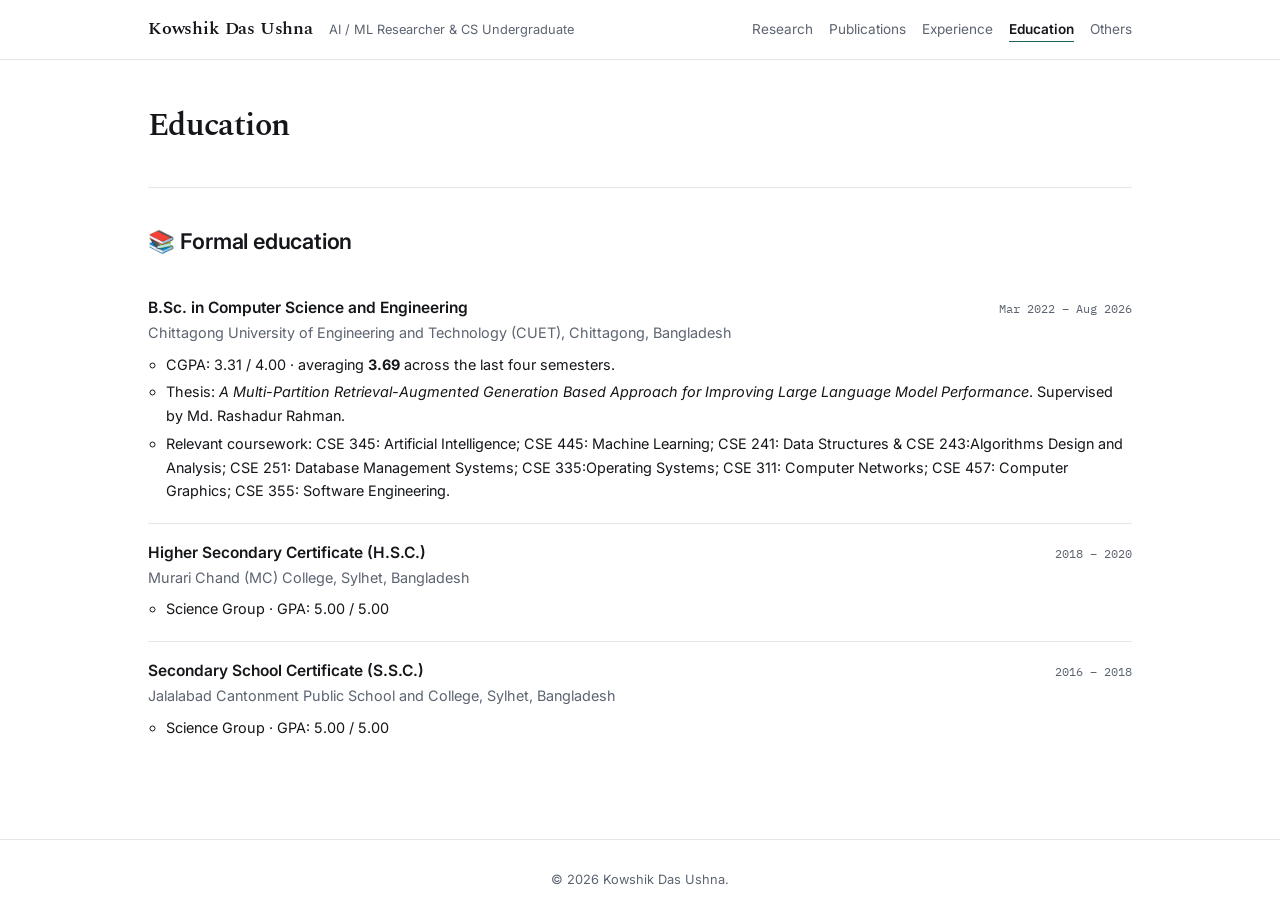
<file: education.html>
<!DOCTYPE html>
<html lang="en">
<head>
<meta charset="utf-8">
<meta name="viewport" content="width=device-width, initial-scale=1">
<title>Education | Kowshik Das Ushna</title>
<meta name="description" content="Degrees, coursework, and training of Kowshik Das Ushna.">
<link rel="icon" href="assets/img/favicon.svg">
<link rel="preconnect" href="https://fonts.googleapis.com">
<link rel="preconnect" href="https://fonts.gstatic.com" crossorigin>
<link href="https://fonts.googleapis.com/css2?family=Inter:wght@400;600&family=IBM+Plex+Mono:wght@400;500&family=Spectral:wght@500;600&display=swap" rel="stylesheet">
<link rel="stylesheet" href="assets/css/style.css">
</head>

<body>

<header class="site-header">
  <div class="site-header__inner">
    <a class="site-title" href="index.html">Kowshik Das Ushna</a>
    <span class="site-tagline">AI / ML Researcher &amp; CS Undergraduate</span>
    <nav class="site-nav" aria-label="Primary">
      <a href="index.html">Research</a>
      <a href="publications.html">Publications</a>
      <a href="experience.html">Experience</a>
      <a href="education.html" aria-current="page">Education</a>
      <a href="others.html">Others</a>
    </nav>
  </div>
</header>

<main>

  <div class="page-head">
    <h1>Education</h1>
    
  </div>

  <!-- ================= DEGREES ================= -->
  <section class="section" id="degrees">
    <h2>📚 Formal education</h2>

    <ul class="timeline">
      <li>
        <div class="entry__head">
          <span class="entry__role">B.Sc. in Computer Science and Engineering</span>
          <span class="entry__dates">Mar 2022 &ndash; Aug 2026</span>
        </div>
        <div class="entry__place">Chittagong University of Engineering and Technology (CUET), Chittagong, Bangladesh</div>
        <ul class="entry__body">
          <li>CGPA: 3.31 / 4.00 &middot; averaging <b>3.69</b> across the last four semesters.</li>
          <li>Thesis: <i>A Multi-Partition Retrieval-Augmented Generation Based Approach for Improving Large Language Model Performance</i>. Supervised by Md. Rashadur Rahman.</li>
          <li>Relevant coursework: CSE 345: Artificial Intelligence; CSE 445: Machine Learning; CSE 241: Data Structures &amp; CSE 243:Algorithms Design and Analysis; CSE 251: Database Management Systems; CSE 335:Operating Systems; CSE 311: Computer Networks; CSE 457: Computer Graphics; CSE 355: Software Engineering.</li>
        </ul>
      </li>

      <li>
        <div class="entry__head">
          <span class="entry__role">Higher Secondary Certificate (H.S.C.)</span>
          <span class="entry__dates">2018 &ndash; 2020</span>
        </div>
        <div class="entry__place">Murari Chand (MC) College, Sylhet, Bangladesh</div>
        <ul class="entry__body">
          <li>Science Group &middot; GPA: 5.00 / 5.00</li>
        </ul>
      </li>

      <li>
        <div class="entry__head">
          <span class="entry__role">Secondary School Certificate (S.S.C.)</span>
          <span class="entry__dates">2016 &ndash; 2018</span>
        </div>
        <div class="entry__place">Jalalabad Cantonment Public School and College, Sylhet, Bangladesh</div>
        <ul class="entry__body">
          <li>Science Group &middot; GPA: 5.00 / 5.00</li>
        </ul>
      </li>

    </ul>
  </section>

  <!-- ================= COURSEWORK =================
  <section class="section" id="coursework">
    <h2 class="section-title header-ai">Relevant coursework</h2>

    <dl class="skills">
      <dt>Artificial intelligence &amp; machine learning</dt>
      <dd>Artificial Intelligence, Machine Learning, Pattern Recognition, Deep Learning fundamentals</dd>

      <dt>Systems &amp; theory</dt>
      <dd>Data Structures &amp; Algorithms, Operating Systems, Computer Networks, Database Systems</dd>

      <dt>Software &amp; graphics</dt>
      <dd>Software Engineering, Computer Graphics, Object-Oriented Programming</dd>
    </dl>
    <p class="muted tight"><em>EDIT: adjust the course groupings to match your official transcript.</em></p>
  </section> -->

</main>

<footer class="site-footer">
  <p>&copy; 2026 Kowshik Das Ushna.</p>
</footer>

</body>
</html>
</file>
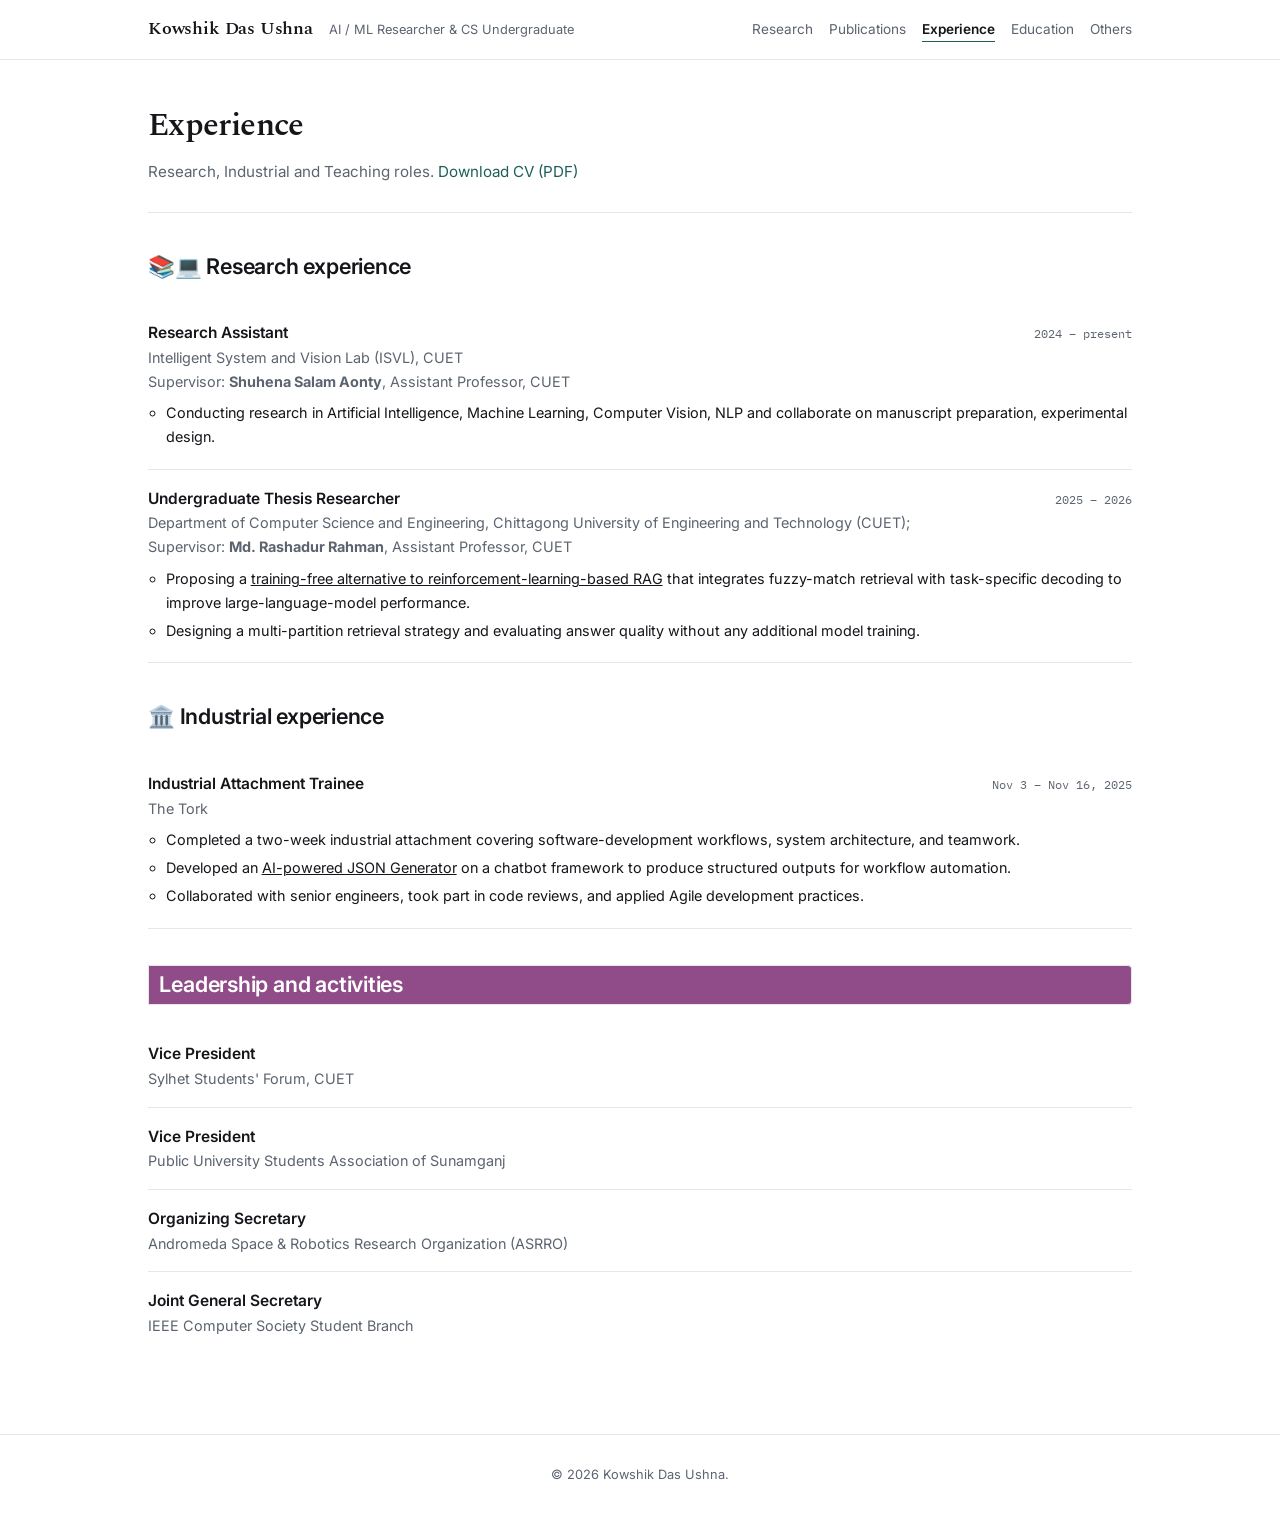
<file: experience.html>
<!DOCTYPE html>
<html lang="en">
<head>
<meta charset="utf-8">
<meta name="viewport" content="width=device-width, initial-scale=1">
<title>Experience | Kowshik Das Ushna</title>
<meta name="description" content="Research, industrial, and leadership experience of Kowshik Das Ushna.">
<link rel="icon" href="assets/img/favicon.svg">
<link rel="preconnect" href="https://fonts.googleapis.com">
<link rel="preconnect" href="https://fonts.gstatic.com" crossorigin>
<link href="https://fonts.googleapis.com/css2?family=Inter:wght@400;600&family=IBM+Plex+Mono:wght@400;500&family=Spectral:wght@500;600&display=swap" rel="stylesheet">
<link rel="stylesheet" href="assets/css/style.css">
</head>

<body>

<header class="site-header">
  <div class="site-header__inner">
    <a class="site-title" href="index.html">Kowshik Das Ushna</a>
    <span class="site-tagline">AI / ML Researcher &amp; CS Undergraduate</span>
    <nav class="site-nav" aria-label="Primary">
      <a href="index.html">Research</a>
      <a href="publications.html">Publications</a>
      <a href="experience.html" aria-current="page">Experience</a>
      <a href="education.html">Education</a>
      <a href="others.html">Others</a>
    </nav>
  </div>
</header>

<main>

  <div class="page-head">
    <h1>Experience</h1>
    <p>Research, Industrial and Teaching roles. <a href="resources/pdf/cv.pdf">Download CV (PDF)</a></p>
  </div>

  <!-- ================= RESEARCH ================= -->
  <section class="section" id="research">
    <h2>📚💻 Research experience</h2>

    <ul class="timeline">

      <li>
        <div class="entry__head">
          <span class="entry__role">Research Assistant</span>
          <span class="entry__dates">2024 &ndash; present</span>
        </div>
        <div class="entry__place">Intelligent System and Vision Lab (ISVL), CUET <br>
          Supervisor: <b>Shuhena Salam Aonty</b>, Assistant Professor, CUET</div> 
        <ul class="entry__body">
          <li>Conducting research in Artificial Intelligence, Machine Learning, Computer Vision, NLP and collaborate on manuscript preparation, experimental design.</li>
        </ul>
      </li>
      
      <li>
        <div class="entry__head">
          <span class="entry__role">Undergraduate Thesis Researcher</span>
          <span class="entry__dates">2025 &ndash; 2026</span>
        </div>
        <div class="entry__place">
          Department of Computer Science and Engineering,
          Chittagong University of Engineering and Technology (CUET); <br>
          Supervisor: <b>Md. Rashadur Rahman</b>, Assistant Professor, CUET
        </div>
        <ul class="entry__body">
          <li>Proposing a <u>training-free alternative to reinforcement-learning-based RAG</u> that integrates fuzzy-match retrieval with task-specific decoding to improve large-language-model performance.</li>
          <li>Designing a multi-partition retrieval strategy and evaluating answer quality without any additional model training.</li>
        </ul>
      </li>
      
    </ul>
  </section>

  <!-- ================= INDUSTRIAL ================= -->
  <section class="section" id="industrial">
    <h2>🏛️ Industrial experience</h2>

    <ul class="timeline">
      <li>
        <div class="entry__head">
          <span class="entry__role">Industrial Attachment Trainee</span>
          <span class="entry__dates">Nov 3 &ndash; Nov 16, 2025</span>
        </div>
        <div class="entry__place">The Tork</div>
        <ul class="entry__body">
          <li>Completed a two-week industrial attachment covering software-development workflows, system architecture, and teamwork.</li>
          <li>Developed an <u>AI-powered JSON Generator</u> on a chatbot framework to produce structured outputs for workflow automation.</li>
          <li>Collaborated with senior engineers, took part in code reviews, and applied Agile development practices.</li>
        </ul>
      </li>
    </ul>
  </section>

  <!-- ================= LEADERSHIP ================= -->
  <section class="section" id="leadership">
    <h2 class="section-title header-lead">Leadership and activities</h2>

    <ul class="timeline">
      <li>
        <div class="entry__head">
          <span class="entry__role">Vice President</span>
        </div>
        <div class="entry__place">Sylhet Students' Forum, CUET</div>
      </li>
      <li>
        <div class="entry__head">
          <span class="entry__role">Vice President</span>
        </div>
        <div class="entry__place">Public University Students Association of Sunamganj</div>
      </li>
      <li>
        <div class="entry__head">
          <span class="entry__role">Organizing Secretary</span>
        </div>
        <div class="entry__place">Andromeda Space &amp; Robotics Research Organization (ASRRO)</div>
      </li>
      <li>
        <div class="entry__head">
          <span class="entry__role">Joint General Secretary</span>
        </div>
        <div class="entry__place">IEEE Computer Society Student Branch</div>
      </li>
    </ul>
  </section>

</main>

<footer class="site-footer">
  <p>&copy; 2026 Kowshik Das Ushna.</p>
</footer>

</body>
</html>
</file>
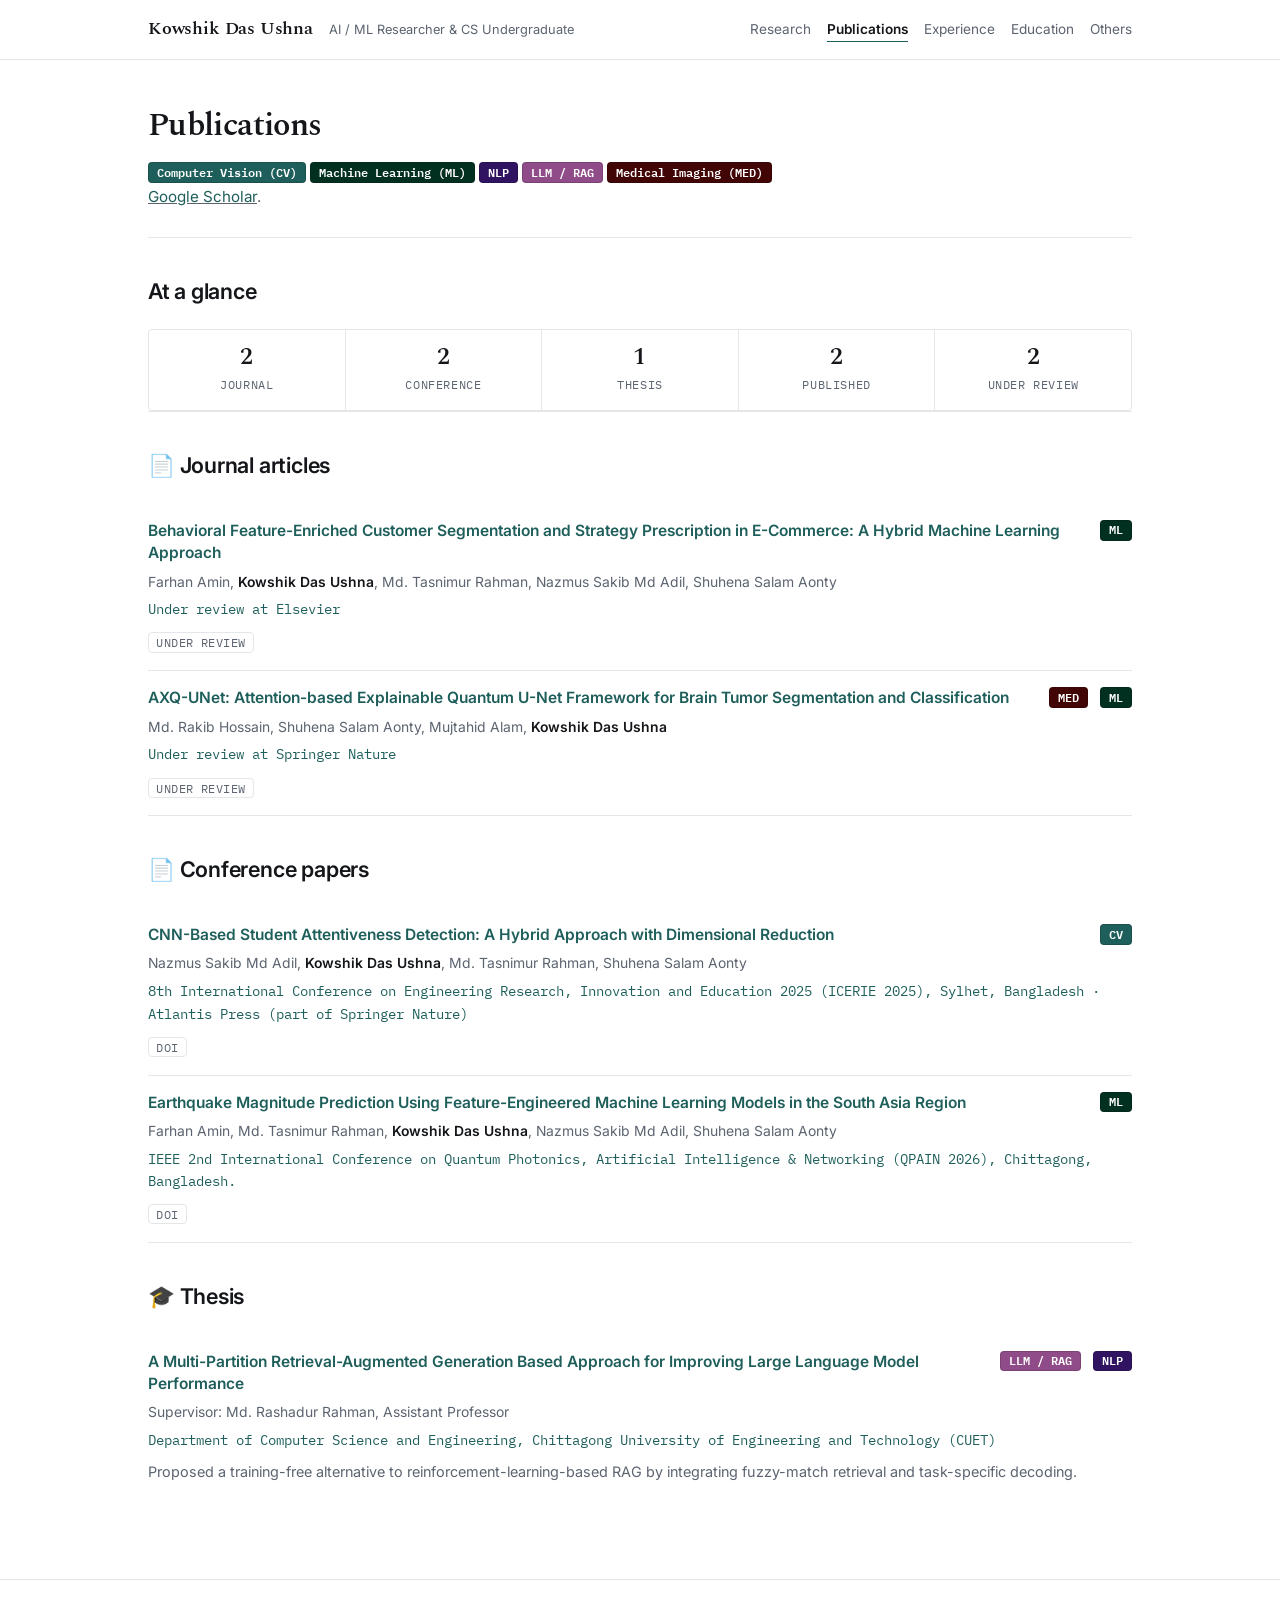
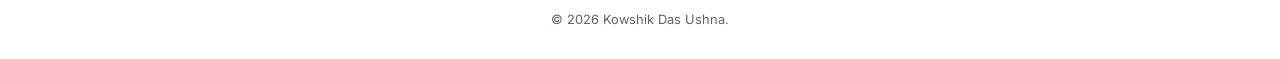
<file: publications.html>
<!DOCTYPE html>
<html lang="en">
<head>
<meta charset="utf-8">
<meta name="viewport" content="width=device-width, initial-scale=1">
<title>Publications | Kowshik Das Ushna</title>
<meta name="description" content="Publications and preprints by Kowshik Das Ushna.">
<link rel="icon" href="assets/img/favicon.svg">
<link rel="preconnect" href="https://fonts.googleapis.com">
<link rel="preconnect" href="https://fonts.gstatic.com" crossorigin>
<link href="https://fonts.googleapis.com/css2?family=Inter:wght@400;600&family=IBM+Plex+Mono:wght@400;500&family=Spectral:wght@500;600&display=swap" rel="stylesheet">
<link rel="stylesheet" href="assets/css/style.css">
</head>

<body>

<header class="site-header">
  <div class="site-header__inner">
    <a class="site-title" href="index.html">Kowshik Das Ushna</a>
    <span class="site-tagline">AI / ML Researcher &amp; CS Undergraduate</span>
    <nav class="site-nav" aria-label="Primary">
      <a href="index.html">Research</a>
      <a href="publications.html" aria-current="page">Publications</a>
      <a href="experience.html">Experience</a>
      <a href="education.html">Education</a>
      <a href="others.html">Others</a>
    </nav>
  </div>
</header>

<main>

  <div class="page-head">
    <h1>Publications</h1>
    <p>
      <span class="pub__tag_CV">Computer Vision (CV)</span>
      <span class="pub__tag_ML2">Machine Learning (ML)</span>
      <span class="pub__tag_NLP">NLP</span>
      <span class="pub__tag_LLM">LLM / RAG</span>
      <span class="pub__tag_MED">Medical Imaging (MED)</span> <br>
      <u><a href="https://scholar.google.com/citations?user=aRn3TMAAAAAJ&hl=en">Google Scholar</a></u>. 
    </p>
  </div>

  <!-- At a glance -->
  <section class="section" id="summary">
    <h2>At a glance</h2>
    <ul class="stats">
      <li><b>2</b><span>Journal</span></li>
      <li><b>2</b><span>Conference</span></li>
      <li><b>1</b><span>Thesis</span></li>
      <li><b>2</b><span>Published</span></li>
      <li><b>2</b><span>Under review</span></li>
    </ul>
  </section>

  <!-- ================= JOURNAL ARTICLES ================= -->
  <section class="section" id="journal">
    <h2>📄 Journal articles</h2>

    <ul class="pub-list">
      

      <li class="pub">
        <div class="pub__header">
          <a class="pub__title" href="#">Behavioral Feature-Enriched Customer Segmentation and Strategy Prescription in E-Commerce: A Hybrid Machine Learning Approach</a>
          <span class="pub__tag_ML2">ML</span>
        </div>
        <p class="pub__authors">Farhan Amin, <strong>Kowshik Das Ushna</strong>, Md. Tasnimur Rahman, Nazmus Sakib Md Adil, Shuhena Salam Aonty</p>
        <p class="pub__venue">Under review at Elsevier</p>
        <ul class="pub__links">
          <li><a href="#">Under review</a></li>
        </ul>
      </li>

      <li class="pub">
        <div class="pub__header">
          <a class="pub__title" href="#">AXQ-UNet: Attention-based Explainable Quantum U-Net Framework for Brain Tumor Segmentation and Classification</a>
          <span class="pub__tag_MED">MED</span><span class="pub__tag_ML2">ML</span>
        </div>
        <p class="pub__authors">Md. Rakib Hossain, Shuhena Salam Aonty, Mujtahid Alam, <strong>Kowshik Das Ushna</strong></p>
        <p class="pub__venue">Under review at Springer Nature</p>
        <ul class="pub__links">
          <li><a href="#">Under review</a></li>
        </ul>
      </li>

    </ul>
  </section>

  <!-- ================= CONFERENCE PAPERS ================= -->
  <section class="section" id="conference">
    <h2>📄 Conference papers</h2>

    <ul class="pub-list">
      <li class="pub">
        <div class="pub__header">
          <a class="pub__title" href="https://doi.org/10.2991/978-94-6463-884-4_81">CNN-Based Student Attentiveness Detection: A Hybrid Approach with Dimensional Reduction</a>
          <span class="pub__tag_CV">CV</span>
        </div>
        <p class="pub__authors">Nazmus Sakib Md Adil, <strong>Kowshik Das Ushna</strong>, Md. Tasnimur Rahman, Shuhena Salam Aonty</p>
        <p class="pub__venue">8th International Conference on Engineering Research, Innovation and Education 2025 (ICERIE 2025), Sylhet, Bangladesh · Atlantis Press (part of Springer Nature)</p>
        <ul class="pub__links">
          <li><a href="https://doi.org/10.2991/978-94-6463-884-4_81">DOI</a></li>
        </ul>
      </li>

      <li class="pub">
        <div class="pub__header">
          <a class="pub__title" href="https://doi.org/10.1109/QPAIN69676.2026.11545587">Earthquake Magnitude Prediction Using Feature-Engineered Machine Learning Models in the South Asia Region</a>
          <span class="pub__tag_ML2">ML</span>
        </div>
        <p class="pub__authors">Farhan Amin, Md. Tasnimur Rahman, <strong>Kowshik Das Ushna</strong>, Nazmus Sakib Md Adil, Shuhena Salam Aonty</p>
        <p class="pub__venue">IEEE 2nd International Conference on Quantum Photonics, Artificial Intelligence & Networking (QPAIN 2026), Chittagong, Bangladesh.</p>
        <ul class="pub__links">
          <li><a href="https://doi.org/10.1109/QPAIN69676.2026.11545587">DOI</a></li>
        </ul>
      </li>
    </ul>
  </section>

  <!-- ================= THESIS ================= -->
  <section class="section" id="thesis">
    <h2>🎓 Thesis</h2>

    <ul class="pub-list">
      <li class="pub">
        <div class="pub__header">
          <a class="pub__title" href="#">A Multi-Partition Retrieval-Augmented Generation Based Approach for Improving Large Language Model Performance</a>
          <span class="pub__tag_LLM">LLM / RAG</span><span class="pub__tag_NLP">NLP</span>
        </div>
        <p class="pub__authors">Supervisor: Md. Rashadur Rahman, Assistant Professor</p>
        <p class="pub__venue">Department of Computer Science and Engineering, Chittagong University of Engineering and Technology (CUET)</p>
        <p style="margin:0.5rem 0 0; font-size:0.9rem; color:var(--ink-muted);">
          Proposed a training-free alternative to reinforcement-learning-based RAG by integrating fuzzy-match retrieval and task-specific decoding.
        </p>
      </li>
    </ul>
  </section>

</main>

<footer class="site-footer">
  <p>&copy; 2026 Kowshik Das Ushna.</p>
</footer>

</body>
</html>
</file>
<file: assets/css/style.css>
/* ==========================================================================
   Academic portfolio — shared stylesheet
   Single stylesheet for every page. No build step, no framework.
   Edit the tokens in :root to restyle the whole site at once.
   ========================================================================== */

/* --------------------------------------------------------------------------
   1. Design tokens
   -------------------------------------------------------------------------- */
:root {
  /* Palette */
  --paper:        #ffffff;   /* page background */
  --paper-sunk:   #f5f6f7;   /* cards, code, table stripes */
  --ink:          #14161a;   /* body text */
  --ink-muted:    #5c6470;   /* dates, captions, secondary text */
  --rule:         #e4e6e8;   /* hairlines and borders */
  --accent:       #1f5f5b;   /* links, headings accent — deep teal */
  --accent-soft:  #e8f1f0;   /* accent background wash */
  --Dark-red:     #420505;
  --Col-violet:   #301461;
  --Cream-Violet: #904C88;
  --Skill-Violet: #B8B8FF;
  --Res-Interest: #023020;

  /* Type */
  --font-display: "Spectral", Georgia, "Times New Roman", serif;
  --font-body:    "Inter", -apple-system, BlinkMacSystemFont, "Segoe UI", sans-serif;
  --font-mono:    "IBM Plex Mono", ui-monospace, "SF Mono", Menlo, monospace;

  /* Scale */
  --measure: 64rem;   /* max text column width */
  --gutter: clamp(1rem, 4vw, 3rem);   /* 16px on phones, up to 48px */
  --gap:      1.5rem;
  --radius:   4px;
}

/* --------------------------------------------------------------------------
   2. Base
   -------------------------------------------------------------------------- */
*, *::before, *::after { box-sizing: border-box; }

html { scroll-behavior: smooth; scroll-padding-top: 5.5rem; }

@media (prefers-reduced-motion: reduce) {
  html { scroll-behavior: auto; }
  *    { animation: none !important; transition: none !important; }
}

body {
  margin: 0;
  background: var(--paper);
  color: var(--ink);
  font-family: var(--font-body);
  font-size: 16px;
  line-height: 1.65;
  -webkit-font-smoothing: antialiased;
}

a {
  color: var(--accent);
  text-decoration: none;
  border-bottom: 1px solid transparent;
}
a:hover { border-bottom-color: var(--accent); }
a:focus-visible {
  outline: 2px solid var(--accent);
  outline-offset: 2px;
  border-radius: 2px;
}

img { max-width: 100%; height: auto; }

/* --------------------------------------------------------------------------
   3. Header and navigation
   -------------------------------------------------------------------------- */
.site-header {
  position: sticky;
  top: 0;
  z-index: 50;
  background: color-mix(in srgb, var(--paper) 92%, transparent);
  backdrop-filter: blur(8px);
  border-bottom: 1px solid var(--rule);
}

.site-header__inner {
  max-width: var(--measure);
  margin: 0 auto;
  padding: 0.9rem 1.25rem;
  display: flex;
  flex-wrap: wrap;
  align-items: baseline;
  gap: 0.4rem 1rem;
}

.site-title {
  font-family: var(--font-display);
  font-size: 1.15rem;
  font-weight: 600;
  letter-spacing: -0.01em;
  color: var(--ink);
  border: 0;
}
.site-title:hover { color: var(--accent); }

.site-tagline {
  font-size: 0.8rem;
  color: var(--ink-muted);
}

.site-nav {
  margin-left: auto;
  display: flex;
  flex-wrap: wrap;
  gap: 1rem;
  font-size: 0.85rem;
}

.site-nav a { color: var(--ink-muted); }
.site-nav a:hover { color: var(--accent); }
.site-nav a[aria-current="page"] {
  color: var(--ink);
  font-weight: 600;
  border-bottom: 1px solid var(--accent);
}

/* --------------------------------------------------------------------------
   4. Layout
   -------------------------------------------------------------------------- */
main {
  max-width: var(--measure);
  margin: 0 auto;
  padding: 2.5rem 1.25rem 4rem;
}

/* Every top-level section is separated by a hairline, not extra whitespace. */
.section { padding-block: 2.25rem 0; }
.section + .section { border-top: 1px solid var(--rule); }

.section > h2 {
  font-size: 1.35rem;
  font-weight: 600;
  letter-spacing: -0.01em;
  margin: 0 0 1.25rem;
}

.section h3 {
  font-family: var(--font-body);
  font-size: 0.95rem;
  font-weight: 600;
  margin: 1.75rem 0 0.75rem;
}

/* Page title block, used at the top of the interior pages. */
.page-head { padding-bottom: 1.75rem; border-bottom: 1px solid var(--rule); }

.page-head h1 {
  font-family: var(--font-display);
  font-size: 2rem;
  font-weight: 600;
  letter-spacing: -0.02em;
  margin: 0 0 0.35rem;
}

.page-head p {
  margin: 0;
  color: var(--ink-muted);
  font-size: 0.95rem;
}

/* --------------------------------------------------------------------------
   5. Hero (index page only)
   -------------------------------------------------------------------------- */
.hero {
  display: grid;
  grid-template-columns: 150px 1fr;
  gap: 1.75rem;
  align-items: start;
  padding-bottom: 2rem;
}

.hero__portrait {
  width: 100%;
  aspect-ratio: 1 / 1;
  object-fit: cover;
  border-radius: var(--radius);
  border: 1px solid var(--rule);
}

.hero h1 {
  font-family: var(--font-display);
  font-size: 1.9rem;
  font-weight: 600;
  letter-spacing: -0.02em;
  margin: 0 0 0.25rem;
}

.hero__role {
  margin: 0 0 1rem;
  color: var(--ink-muted);
  font-size: 0.95rem;
}

@media (max-width: 40rem) {
  .hero { grid-template-columns: 1fr; }
  .hero__portrait { max-width: 130px; }
}

/* --------------------------------------------------------------------------
   6. Profile badge row
   -------------------------------------------------------------------------- */
.badges {
  display: flex;
  flex-wrap: wrap;
  gap: 0.4rem;
  margin-top: 1rem;
  padding: 0;
  list-style: none;
}

.badges a {
  display: inline-block;
  padding: 0.2rem 0.6rem;
  font-size: 0.78rem;
  font-family: var(--font-mono);
  color: var(--accent);
  background: var(--accent-soft);
  border: 1px solid transparent;
  border-radius: 999px;
}
.badges a:hover { border-color: var(--accent); }

.badge-row {
  display: flex;
  flex-wrap: wrap;
  gap: 6px;
  margin-top: 10px;
}
.badge-row img { display: block; }
.badge-orcid img { border: 1px solid #1F1F15; border-radius: 2px; }

/* --------------------------------------------------------------------------
   7. News list — bulleted & scrollable box
   -------------------------------------------------------------------------- */
.news-scroll-box {
  max-height: 140px;          /* Capped height guarantees scrolling triggers on PC & Mobile */
  overflow-y: scroll;         /* Forces vertical scrollbar visible on desktop browsers */
  padding-right: 0.75rem;
  margin-top: 0.5rem;
}

.news-bullet-list {
  list-style-type: disc;
  padding-left: 1.25rem;
  margin: 0;
  color: var(--ink);
  font-family: var(--font-body);
}

.news-bullet-list li {
  font-size: 0.92rem;
  line-height: 1.55;
  margin-bottom: 0.65rem;
}

.news-bullet-list li:last-child {
  margin-bottom: 0;
}

/* Custom subtle scrollbar styling for Chrome/Edge/Safari */
.news-scroll-box::-webkit-scrollbar {
  width: 6px;
}
.news-scroll-box::-webkit-scrollbar-track {
  background: var(--paper-sunk);
  border-radius: var(--radius);
}
.news-scroll-box::-webkit-scrollbar-thumb {
  background: #c1c5cc;
  border-radius: var(--radius);
}
.news-scroll-box::-webkit-scrollbar-thumb:hover {
  background: var(--ink-muted);
}

/* --------------------------------------------------------------------------
   8. Publication entries
   -------------------------------------------------------------------------- */
.pub-list { list-style: none; margin: 0; padding: 0; }

.pub {
  padding: 1rem 0;
  border-top: 1px solid var(--rule);
}
.pub:first-child { border-top: 0; }

.pub__title {
  display: block;
  font-weight: 600;
  font-size: 0.97rem;
  line-height: 1.45;
  margin-bottom: 0.3rem;
}

.pub__authors {
  margin: 0 0 0.3rem;
  font-size: 0.87rem;
  color: var(--ink-muted);
}

/* Wrap your own name in <strong> inside .pub__authors to make it stand out. */
.pub__authors strong { color: var(--ink); font-weight: 600; }

.pub__venue {
  margin: 0;
  font-size: 0.85rem;
  font-family: var(--font-mono);
  color: var(--accent);
}

.pub__links {
  margin: 0.45rem 0 0;
  padding: 0;
  list-style: none;
  display: flex;
  flex-wrap: wrap;
  gap: 0.4rem;
}

.pub__links a {
  font-family: var(--font-mono);
  font-size: 0.72rem;
  text-transform: uppercase;
  letter-spacing: 0.04em;
  padding: 0.1rem 0.45rem;
  border: 1px solid var(--rule);
  border-radius: var(--radius);
  color: var(--ink-muted);
}
.pub__links a:hover { border-color: var(--accent); color: var(--accent); }

/* PUBLICATION UPDATED TO ADD PUBLICATION FIELD */
/* Inline title header flex container */
.pub__header {
  display: flex;
  align-items: flex-start;
  justify-content: space-between;
  gap: 0.75rem;
  margin-bottom: 0.3rem;
}

/* Ensure the title text takes available space */
.pub__title {
  margin-bottom: 0;
  flex: 1;
}

/* Field tag box on the right */
.pub__tag_TSF {
  display: inline-block;
  white-space: nowrap;
  font-family: var(--font-mono);
  font-size: 0.72rem;
  font-weight: 600;
  padding: 0.15rem 0.5rem;
  border-radius: var(--radius);
  background-color: var(--Cream-Violet);
  color: #ffffff;
  border: 1px solid var(--Dark-red);
  line-height: 1.2;
}
.pub__tag_ML {
  display: inline-block;
  white-space: nowrap;
  font-family: var(--font-mono);
  font-size: 0.72rem;
  font-weight: 600;
  padding: 0.15rem 0.5rem;
  border-radius: var(--radius);
  background-color: var(--Res-Interest);
  color: #ffffff;
  border: 1px solid var(--Dark-red);
  line-height: 1.2;
}
.pub__tag_PSC {
  display: inline-block;
  white-space: nowrap;
  font-family: var(--font-mono);
  font-size: 0.72rem;
  font-weight: 600;
  padding: 0.15rem 0.5rem;
  border-radius: var(--radius);
  background-color: var(--Dark-red);
  color: #ffffff;
  border: 1px solid var(--Dark-red);
  line-height: 1.2;
}



/* --------------------------------------------------------------------------
   9. Timeline entries — experience and education
   -------------------------------------------------------------------------- */
.timeline { list-style: none; margin: 0; padding: 0; }

.timeline > li {
  padding: 1rem 0;
  border-top: 1px solid var(--rule);
}
.timeline > li:first-child { border-top: 0; }

.entry__head {
  display: flex;
  flex-wrap: wrap;
  align-items: baseline;
  justify-content: space-between;
  gap: 0.25rem 1rem;
}

.entry__role  { font-weight: 600; font-size: 0.97rem; }
.entry__place { color: var(--ink-muted); font-size: 0.9rem; }

.entry__dates {
  font-family: var(--font-mono);
  font-size: 0.78rem;
  color: var(--ink-muted);
  white-space: nowrap;
}

.entry__body { margin: 0.5rem 0 0; padding-left: 1.1rem; font-size: 0.9rem; }
.entry__body li { margin-bottom: 0.25rem; }

/* --------------------------------------------------------------------------
   10. Skills — definition list
   -------------------------------------------------------------------------- */
.skills { margin: 0; }

.skills dt {
  font-weight: 600;
  font-size: 0.9rem;
  margin-top: 0.9rem;
}

.skills dd {
  margin: 0.15rem 0 0;
  font-size: 0.9rem;
  color: var(--ink-muted);
}

/* --------------------------------------------------------------------------
   11. Stat strip
   -------------------------------------------------------------------------- */
.stats {
  display: grid;
  grid-template-columns: repeat(auto-fit, minmax(7rem, 1fr));
  gap: 1px;
  background: var(--rule);
  border: 1px solid var(--rule);
  border-radius: var(--radius);
  overflow: hidden;
  margin: 1.25rem 0 0;
  padding: 0;
  list-style: none;
}

.stats > li {
  background: var(--paper);
  padding: 0.85rem 0.75rem;
  text-align: center;
}

.stats b {
  display: block;
  font-family: var(--font-display);
  font-size: 1.5rem;
  font-weight: 600;
  line-height: 1.1;
}

.stats span {
  font-size: 0.73rem;
  font-family: var(--font-mono);
  text-transform: uppercase;
  letter-spacing: 0.05em;
  color: var(--ink-muted);
}

/* --------------------------------------------------------------------------
   12. Utilities
   -------------------------------------------------------------------------- */
.more-link {
  display: inline-block;
  margin-top: 1rem;
  font-size: 0.88rem;
  font-weight: 600;
}

.note {
  background: var(--paper-sunk);
  border-left: 2px solid var(--accent);
  padding: 0.75rem 1rem;
  font-size: 0.88rem;
  border-radius: 0 var(--radius) var(--radius) 0;
}

.plain-list { list-style: none; margin: 0; padding: 0; }
.tight      { margin-block: 0.4rem; }
.muted      { color: var(--ink-muted); }

/* Visually hidden but available to screen readers. */
.sr-only {
  position: absolute;
  width: 1px; height: 1px;
  padding: 0; margin: -1px;
  overflow: hidden;
  clip: rect(0 0 0 0);
  white-space: nowrap;
}

/* SECTION HEADER STYLE */
/* --------------------------------------------------------------------------
   Custom Individual Section Header Styles
   -------------------------------------------------------------------------- */
.section-title {
  border-left: 2px solid var(--accent);
  /* padding: 0.75rem 1rem; */
  padding: 0.10rem 0.65rem;
  font-size: 0.88rem;
  border-radius: 0 var(--radius) var(--radius) 0;
}

/* 1. News Header — Dark Red Background */
.header-news {
  background-color: var(--Dark-red);
  color: #ffffff;
  border: 1px solid var(--rule);
}

/* 2. Selected Publications — Dark Blue Background */
.header-pub {
  margin-top: 0rem;
  padding-top: 0;
  background-color: var(--Col-violet);
  color: #ffffff;
  border: 1px solid var(--rule);
}
/* Specific top margin override for Selected Publications only */
#selected-publications {
  margin-top: 0.1rem; /* Adjust this value (e.g., 0rem, 0.25rem, 0.5rem) to set the exact gap */
}

/* 3. Research Experience — Slate / Accent Teal Background */
.header-exp {
  background-color: var(--Cream-Violet); /* Deep Teal ---> --accent*/
  color: #ffffff;
  border: 1px solid var(--rule);
}

/* 4. Technical Skills — Sunk Paper Background with Dark Text */
.header-skills {
  background-color: var(--Skill-Violet);
  color: #ffffff; /*var(--ink) */
  border: 1px solid var(--rule);
}
/* 5. Research interest — Sunk Paper Background with Dark Text */
.header-interest {
  background-color: var(--Res-Interest);
  color: #ffffff; /*var(--ink) */
  border: 1px solid var(--rule);
}

/* --------------------------------------------------------------------------
   Research Interests — Boxed Tag Labels
   -------------------------------------------------------------------------- */
.skills-boxed {
  margin: 0;
  display: flex;
  flex-direction: column;
  gap: 1.1rem;
  padding: 0.1rem 0.6rem;
}

/* The colored text box around each field name */
.interest-tag {
  display: inline-block;
  background-color: var(--paper);  /* Soft tint matching your palette */
  color: #01231c;                 /* Deep teal text color */
  border: 1px solid var(--accent);
  font-weight: 600;
  font-size: 0.88rem;
  border-radius: var(--radius);
  margin-bottom: 0.35rem;
}

.skills-boxed dd {
  margin: 0;
  font-size: 0.9rem;
  color: var(--ink-muted);
  line-height: 1.55;
  padding-left: 0.2rem;
}

/* --------------------------------------------------------------------------
   Publication Stats Box
   -------------------------------------------------------------------------- */
.pub-stats-container {
  clear: both;                        /* Prevents floating elements from overlapping */
  margin-top: 1.5rem;                /* Creates clear space above the box */
  margin-bottom: 0rem;             /* Creates clear space below the box */
  border: 1px solid #660000;
  border-radius: 6px;
  padding: 0.75rem;
  background-color: #fffdf9;
  font-family: var(--font-display);
  color: var(--ink);
}

.pub-stats-header {
  font-size: 1rem;
  font-weight: 600;
  margin-bottom: 0.5rem;
}

.pub-stats-grid {
  display: grid;
  grid-template-columns: repeat(auto-fit, minmax(240px, 1fr));
  gap: 0.5rem;
}

.pub-stats-box {
  border: 1px solid #660000;
  border-radius: 6px;
  padding: 0.65rem;
}

.pub-stats-title {
  font-size: 0.95rem;
  font-weight: 600;
  margin-bottom: 0.6rem;
}

.pub-stats-title u {
  text-underline-offset: 2px;
  text-decoration-thickness: 1px;
}

.pub-stats-pills {
  display: flex;
  flex-wrap: wrap;
  gap: 0.35rem;
}

/* The dark maroon tag pills */
.pub-pill {
  background-color: #660000;
  color: #ffffff;
  font-size: 0.82rem;
  padding: 0.15rem 0.5rem;
  border-radius: 4px;
  line-height: 1.3;
}

/* Slightly brighter red for 'Spotlight' or 'Transactions' to match image */
.pub-pill.highlight {
  background-color: #a80000; 
}

/* --------------------------------------------------------------------------
   13. Footer
   -------------------------------------------------------------------------- */
.site-footer {
  border-top: 1px solid var(--rule);
  margin-top: 1rem;
  padding: 1rem 0;
  font-size: 0.8rem;
  color: var(--ink-muted);
  text-align: center;
}

/* --------------------------------------------------------------------------
   14. Print — makes Ctrl+P produce a usable CV
   -------------------------------------------------------------------------- */
@media print {
  .site-header, .site-footer, .badges { display: none; }
  body { font-size: 11pt; background: #fff; color: #000; }
  main { max-width: none; padding: 0; }
  a { color: #000; border: 0; }
}

/* --------------------------------------------------------------------------
   15. Topic tags — colours for Kowshik's research areas
   (same shape as .pub__tag_* in the reference, new palette)
   -------------------------------------------------------------------------- */
.pub__tag_CV, .pub__tag_NLP, .pub__tag_LLM, .pub__tag_MED, .pub__tag_ML2 {
  display: inline-block;
  white-space: nowrap;
  font-family: var(--font-mono);
  font-size: 0.72rem;
  font-weight: 600;
  padding: 0.15rem 0.5rem;
  border-radius: var(--radius);
  color: #ffffff;
  border: 1px solid rgba(0,0,0,0.15);
  line-height: 1.2;
}
.pub__tag_CV  { background-color: #1f5f5b; }  /* Computer Vision — teal   */
.pub__tag_ML2 { background-color: #023020; }  /* Machine Learning — green */
.pub__tag_NLP { background-color: #301461; }  /* NLP — indigo             */
.pub__tag_LLM { background-color: #904C88; }  /* LLM / RAG — violet       */
.pub__tag_MED { background-color: #420505; }  /* Medical Imaging — maroon */

/* Section-header accent bars used on Kowshik's pages */
.header-ai      { background-color: #023020; color:#fff; border:1px solid var(--rule); }
.header-projects{ background-color: #301461; color:#fff; border:1px solid var(--rule); }
.header-lead    { background-color: #904C88; color:#fff; border:1px solid var(--rule); }

/* Reference card for the Others/contact page */
.refs { list-style:none; margin:0; padding:0; }
.refs > li { padding:1rem 0; border-top:1px solid var(--rule); }
.refs > li:first-child { border-top:0; }
.refs .ref__name { font-weight:600; font-size:0.97rem; }
.refs .ref__role { color:var(--ink-muted); font-size:0.9rem; margin:0.15rem 0; }
.refs .ref__contact { font-family:var(--font-mono); font-size:0.8rem; color:var(--ink-muted); }
</file>
